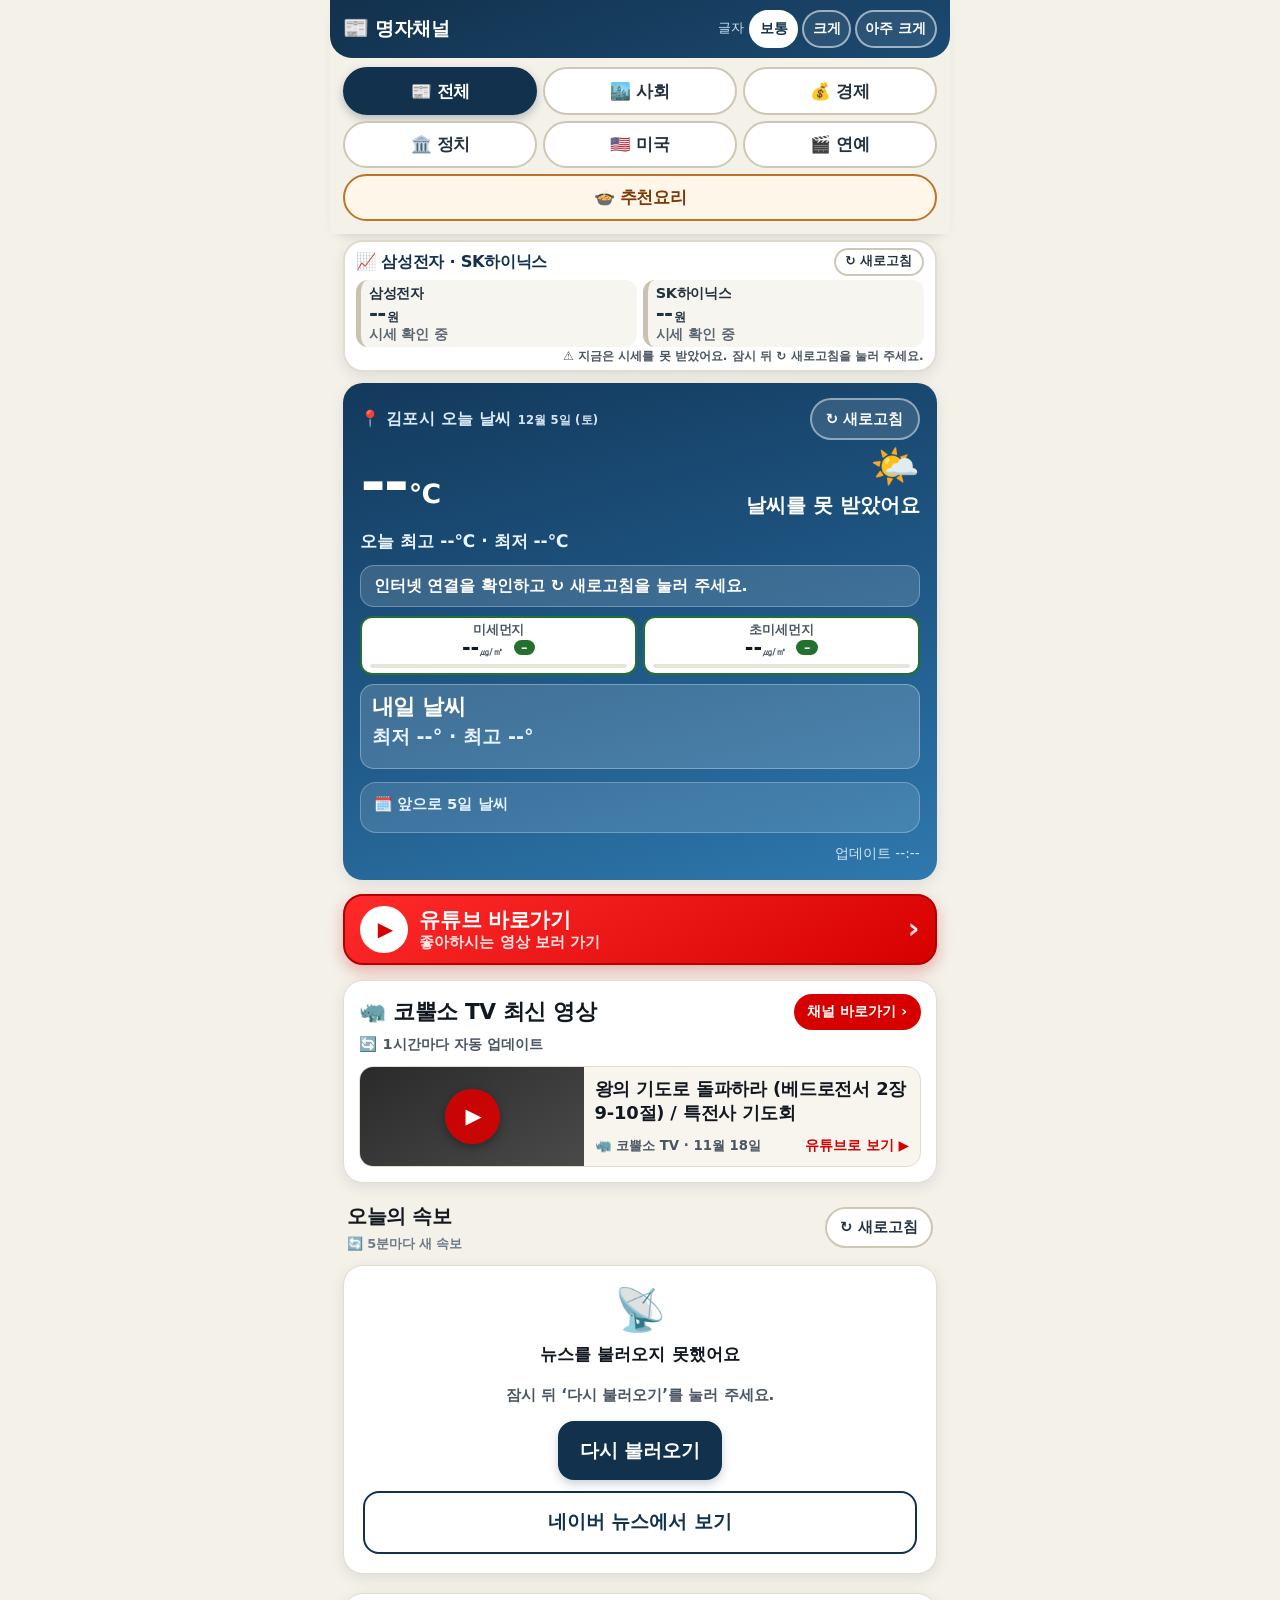
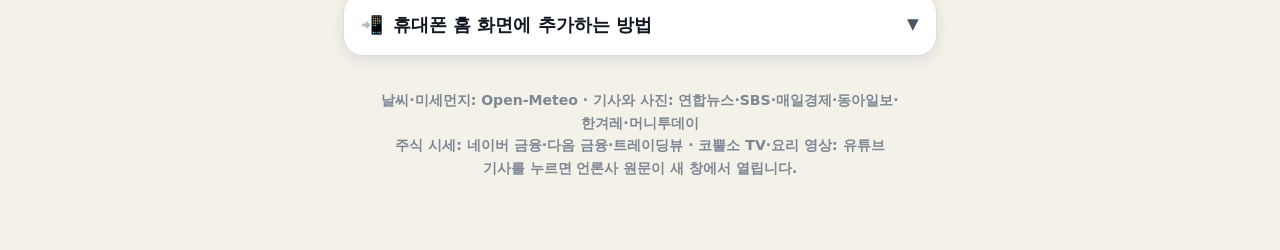
<file: index.html>
<!DOCTYPE html>
<html lang="ko" data-size="normal">
<head>
  <meta charset="utf-8" />
  <meta name="viewport" content="width=device-width, initial-scale=1, viewport-fit=cover" />
  <title>명자채널</title>
  <meta name="description" content="김포 날씨와 삼성전자·SK하이닉스 시세, 여러 언론사 오늘의 뉴스, 코뿔소 TV 최신 영상, 유튜브 인기 요리 영상을 큰 글씨로 보는 명자채널" />
  <meta name="theme-color" content="#12314c" />
  <meta name="mobile-web-app-capable" content="yes" />
  <meta name="apple-mobile-web-app-capable" content="yes" />
  <meta name="apple-mobile-web-app-status-bar-style" content="black-translucent" />
  <meta name="apple-mobile-web-app-title" content="명자채널" />
  <link rel="manifest" href="manifest.json" />
  <link rel="icon" href="icon.svg" type="image/svg+xml" />
  <link rel="apple-touch-icon" href="icon-192.png" />
  <link rel="stylesheet" href="styles.css?v=16" />
</head>
<body>
  <div class="shell">
    <div class="sticky-top">
      <header class="topbar">
        <h1 class="brand"><span class="brand-emoji" aria-hidden="true">📰</span> 명자채널</h1>
        <div class="fontsizer" role="group" aria-label="글자 크기 조절">
          <span class="label">글자</span>
          <button type="button" data-size-btn="normal" aria-pressed="true">보통</button>
          <button type="button" data-size-btn="large" aria-pressed="false">크게</button>
          <button type="button" data-size-btn="xlarge" aria-pressed="false">아주 크게</button>
        </div>
      </header>

      <nav class="tabs" id="tabs" role="tablist" aria-label="뉴스 종류">
        <button type="button" role="tab" data-tab="all" aria-selected="true">📰 전체</button>
        <button type="button" role="tab" data-tab="society" aria-selected="false">🏙️ 사회</button>
        <button type="button" role="tab" data-tab="economy" aria-selected="false">💰 경제</button>
        <button type="button" role="tab" data-tab="politics" aria-selected="false">🏛️ 정치</button>
        <button type="button" role="tab" data-tab="usa" aria-selected="false">🇺🇸 미국</button>
        <button type="button" role="tab" data-tab="celeb" aria-selected="false">🎬 연예</button>
        <button type="button" role="tab" data-tab="recipe" aria-selected="false">🍲 추천요리</button>
      </nav>
    </div>

    <main>
      <!-- 삼성전자·SK하이닉스 시세 (날씨 카드 바로 위) -->
      <section class="stocks" id="stockCard" aria-labelledby="stockTitle">
        <div class="s-head">
          <h2 class="s-title" id="stockTitle">📈 삼성전자 · SK하이닉스</h2>
          <button type="button" class="s-refresh" id="stockRefresh">↻ 새로고침</button>
        </div>
        <div class="s-list" id="stockList">
          <div class="s-row" id="stock005930" data-dir="even">
            <span class="s-name">삼성전자</span>
            <span class="s-quote">
              <span class="s-price" id="price005930">--<span class="won">원</span></span>
              <span class="s-change" id="change005930">시세 확인 중</span>
            </span>
          </div>
          <div class="s-row" id="stock000660" data-dir="even">
            <span class="s-name">SK하이닉스</span>
            <span class="s-quote">
              <span class="s-price" id="price000660">--<span class="won">원</span></span>
              <span class="s-change" id="change000660">시세 확인 중</span>
            </span>
          </div>
        </div>
        <div class="s-foot" id="stockTime">시세를 불러오고 있어요…</div>
      </section>

      <!-- 김포 날씨 -->
      <section class="weather" id="weatherCard" aria-labelledby="weatherTitle">
        <div class="w-head">
          <div class="w-place" id="weatherTitle"><span class="nowrap">📍 김포시 오늘 날씨</span> <span class="nowrap today" id="todayLabel"></span></div>
          <button type="button" class="w-refresh" id="weatherRefresh">↻ 새로고침</button>
        </div>
        <div class="w-main">
          <div class="w-temp" id="wTemp">--<span class="unit">℃</span></div>
          <div class="w-cond">
            <span class="w-emoji" id="wEmoji" aria-hidden="true">🌤️</span>
            <span id="wCond">불러오는 중</span>
          </div>
        </div>
        <div class="w-line" id="wRange">오늘 최고 --℃ · 최저 --℃</div>
        <div class="w-advice" id="wAdvice">날씨를 불러오고 있어요…</div>

        <div class="air-row">
          <div class="air" id="airPm10" data-level="보통">
            <span class="air-label">미세먼지</span>
            <span class="air-value" id="pm10Value">--<small>㎍/㎥</small></span>
            <span class="air-state" id="pm10State">–</span>
            <span class="air-bar"><span id="pm10Bar" style="width:0%"></span></span>
          </div>
          <div class="air" id="airPm25" data-level="보통">
            <span class="air-label">초미세먼지</span>
            <span class="air-value" id="pm25Value">--<small>㎍/㎥</small></span>
            <span class="air-state" id="pm25State">–</span>
            <span class="air-bar"><span id="pm25Bar" style="width:0%"></span></span>
          </div>
        </div>

        <!-- 내일 날씨 자세히 -->
        <div class="w-tomorrow" id="wTomorrow" aria-label="김포 내일 날씨 자세히">
          <div class="wtom-head">
            <span class="wtom-title" id="wtomTitle">내일 날씨</span>
            <span class="wtom-temps" id="wtomTemps">최저 --° · 최고 --°</span>
          </div>
          <div class="wtom-hours" id="wtomHours"></div>
          <div class="wtom-note" id="wtomNote"></div>
        </div>

        <!-- 일주일 예보 -->
        <div class="w-week" id="wWeek" aria-label="김포 5일 날씨 예보">
          <div class="w-week-title">🗓️ 앞으로 5일 날씨</div>
          <div class="w-week-row" id="wWeekRow"></div>
        </div>

        <div class="w-foot">
          <span id="wUpdated">업데이트 --:--</span>
        </div>
      </section>

      <!-- 유튜브 바로가기 -->
      <a class="yt-banner" id="ytBanner" href="https://m.youtube.com" target="_blank" rel="noopener noreferrer"
         aria-label="유튜브 바로가기, 좋아하시는 영상 보러 가기 (새 창)">
        <span class="yt-icon" aria-hidden="true">▶</span>
        <span class="yt-text">
          <strong>유튜브 바로가기</strong>
          <span class="yt-sub">좋아하시는 영상 보러 가기</span>
        </span>
        <span class="yt-go" aria-hidden="true">›</span>
      </a>


      <!-- 코뿔소 TV 최신 영상 (유튜브 배너 바로 아래) -->
      <section class="rhino" id="rhinoPanel" aria-labelledby="rhinoTitle">
        <div class="rhino-head">
          <h2 id="rhinoTitle">🦏 코뿔소 TV 최신 영상</h2>
          <a class="rhino-channel" id="rhinoChannel"
             href="https://www.youtube.com/channel/UC2Brddysh5qpf3zD2wrTbRg"
             target="_blank" rel="noopener noreferrer">채널 바로가기 ›</a>
        </div>
        <p class="rhino-sub" id="rhinoAuto">🔄 1시간마다 자동 업데이트</p>
        <div class="rhino-list" id="rhinoList"></div>
      </section>

      <!-- 뉴스 -->
      <section id="newsPanel" aria-label="뉴스 목록">
        <div class="news-head">
          <div class="news-head-left">
            <h2 id="newsTitle">오늘의 속보</h2>
            <span class="auto-note" id="newsAuto">🔄 5분마다 새 속보</span>
          </div>
          <div class="head-right">
            <span class="news-count" id="newsCount"></span>
            <button type="button" class="mini-refresh" id="newsRefresh">↻ 새로고침</button>
          </div>
        </div>
        <div class="news-list" id="newsList"></div>
        <div id="newsMore" style="margin-top:0.9rem"></div>
      </section>

      <!-- 추천요리 -->
      <section id="recipePanel" hidden aria-label="추천요리">
        <div class="news-head" style="margin-top:0.2rem">
          <div class="news-head-left">
            <h2 id="recipeTitle">오늘 뭐 해 먹지?</h2>
            <span class="auto-note" id="recipeAuto">🔄 1시간마다 자동 업데이트</span>
          </div>
          <div class="head-right">
            <span class="news-count" id="recipeCount"></span>
            <button type="button" class="mini-refresh" id="recipeRefresh">↻ 새로고침</button>
          </div>
        </div>

        <div class="chips" id="recipeChips" role="group" aria-label="요리 종류">
          <button type="button" data-kind="" aria-pressed="true">전체</button>
          <button type="button" data-kind="국·찌개" aria-pressed="false">국·찌개</button>
          <button type="button" data-kind="반찬" aria-pressed="false">반찬</button>
          <button type="button" data-kind="볶음·구이" aria-pressed="false">볶음·구이</button>
          <button type="button" data-kind="찜·조림" aria-pressed="false">찜·조림</button>
          <button type="button" data-kind="밥·면" aria-pressed="false">밥·면</button>
        </div>

        <div class="recipe-list" id="recipeList"></div>
        <p class="recipe-foot" id="recipeFoot">유명 요리 선생님 10곳의 새 영상을 한 시간마다 새로 골라 드려요.</p>
      </section>

      <!-- 홈 화면에 추가 -->
      <details class="install" id="installGuide">
        <summary>
          <span aria-hidden="true">📲</span> 휴대폰 홈 화면에 추가하는 방법
          <span class="arrow" aria-hidden="true">▼</span>
        </summary>
        <div class="install-body">
          <p style="margin:0.2rem 0 0.1rem"><strong>안드로이드(갤럭시·크롬)</strong></p>
          <ol>
            <li>오른쪽 위 <strong>⋮</strong> (점 세 개)를 누릅니다.</li>
            <li><strong>‘홈 화면에 추가’</strong> 또는 <strong>‘앱 설치’</strong>를 누릅니다.</li>
            <li><strong>‘추가’</strong>를 누르면 홈 화면에 아이콘이 생깁니다.</li>
          </ol>
          <p style="margin:0.6rem 0 0.1rem"><strong>아이폰(사파리)</strong></p>
          <ol>
            <li>아래쪽 <strong>공유</strong> 버튼(<span aria-hidden="true">⬆️</span>)을 누릅니다.</li>
            <li>목록에서 <strong>‘홈 화면에 추가’</strong>를 고릅니다.</li>
            <li>오른쪽 위 <strong>‘추가’</strong>를 누릅니다.</li>
          </ol>
          <p class="caution">홈 화면 아이콘으로 열면 주소창 없이 크게 볼 수 있어요.</p>
        </div>
      </details>

      <p class="foot-note">
        날씨·미세먼지: Open-Meteo · 기사와 사진: 연합뉴스·SBS·매일경제·동아일보·한겨레·머니투데이<br />주식 시세: 네이버 금융·다음 금융·트레이딩뷰 · 코뿔소 TV·요리 영상: 유튜브<br />
        기사를 누르면 언론사 원문이 새 창에서 열립니다.
      </p>
    </main>
  </div>

  <!-- 레시피 상세 -->
  <div class="sheet" id="sheet" hidden role="dialog" aria-modal="true" aria-labelledby="sheetTitle">
    <div class="sheet-panel" id="sheetPanel">
      <div class="sheet-bar">
        <h2 id="sheetTitle">레시피</h2>
        <button type="button" class="close" id="sheetClose">닫기 ✕</button>
      </div>
      <div class="sheet-inner" id="sheetInner"></div>
    </div>
  </div>

  <script src="videos.js?v=9"></script>
  <script src="app.js?v=20"></script>
</body>
</html>
</file>
<file: styles.css>
/* 명자뉴스 채널 — 어머님을 위한 큰 글씨 화면 */
:root {
  --navy: #12314c;
  --navy-2: #1b4a72;
  --bg: #f4f1e9;
  --card: #ffffff;
  --ink: #111820;
  --muted: #4b5663;
  --line: #e3ddd0;
  --accent: #16599e;
  --sun: #ffb703;
  --good: #0f5fa8;
  --good-bg: #e3f0fb;
  --normal: #23702f;
  --normal-bg: #e5f5e6;
  --bad: #c05600;
  --bad-bg: #fdefe0;
  --verybad: #b01c1c;
  --verybad-bg: #fbe4e4;
  --radius: 20px;
  --shadow: 0 4px 14px rgba(18, 49, 76, 0.10);
}

* { box-sizing: border-box; }

[hidden] { display: none !important; }

html {
  font-size: 19px;
  -webkit-text-size-adjust: 100%;
  text-size-adjust: 100%;
}
html[data-size="large"] { font-size: 21.5px; }
html[data-size="xlarge"] { font-size: 24px; }

body {
  margin: 0;
  background: var(--bg);
  color: var(--ink);
  font-family: "Noto Sans CJK KR", "Noto Sans KR", system-ui, -apple-system,
    "Apple SD Gothic Neo", "Malgun Gothic", sans-serif;
  line-height: 1.62;
  word-break: keep-all;
  overflow-wrap: anywhere;
  -webkit-font-smoothing: antialiased;
}

button { font-family: inherit; }

.shell {
  max-width: 620px;
  margin: 0 auto;
  padding: 0 0 3rem;
}

/* ---------- 상단 고정 영역 ---------- */
.sticky-top {
  position: sticky;
  top: 0;
  z-index: 30;
  background: var(--bg);
  padding-bottom: 0.2rem;
  box-shadow: 0 6px 12px -8px rgba(0, 0, 0, 0.25);
}

.topbar {
  background: linear-gradient(160deg, var(--navy) 0%, var(--navy-2) 100%);
  color: #fff;
  padding: 0.5rem 0.7rem 0.55rem;
  border-radius: 0 0 22px 22px;
  display: flex;
  flex-wrap: wrap;
  align-items: center;
  gap: 0.3rem 0.4rem;
}

.brand {
  flex: 0 1 auto;
  font-size: 1rem;
  font-weight: 800;
  letter-spacing: -0.02em;
  margin: 0;
  line-height: 1.3;
  white-space: nowrap;
}
.brand .brand-emoji { font-size: 1.1em; }
.today {
  font-size: 0.72em;
  color: #d5e4f2;
  font-weight: 700;
}

.fontsizer {
  display: flex;
  flex: 0 0 auto;
  align-items: center;
  gap: 0.2rem;
  margin: 0 0 0 auto;
}
.fontsizer button {
  flex: 0 0 auto;
  min-height: 2rem;
  padding: 0 0.45rem;
  border-radius: 999px;
  border: 2px solid rgba(255, 255, 255, 0.55);
  background: rgba(255, 255, 255, 0.08);
  color: #fff;
  font-size: 0.72rem;
  font-weight: 700;
  cursor: pointer;
}
.fontsizer button[aria-pressed="true"] {
  background: #fff;
  color: var(--navy);
  border-color: #fff;
}
.fontsizer .label {
  font-size: 0.66rem;
  color: #cfe0f0;
  white-space: nowrap;
  margin-right: 0.05rem;
}

/* ---------- 탭 ---------- */
.tabs {
  display: grid;
  grid-template-columns: repeat(3, minmax(0, 1fr));
  gap: 0.3rem;
  padding: 0.5rem 0.7rem 0.45rem;
  background: var(--bg);
}
.tabs button {
  min-width: 0;
  min-height: 2.5rem;
  padding: 0 0.25rem;
  border-radius: 999px;
  border: 2px solid #cfc7b6;
  background: #fff;
  color: #24323f;
  font-size: 0.88rem;
  font-weight: 800;
  cursor: pointer;
  display: inline-flex;
  align-items: center;
  justify-content: center;
  gap: 0.18rem;
  white-space: nowrap;
  overflow: hidden;
  letter-spacing: -0.02em;
}
.tabs button[aria-selected="true"] {
  background: var(--navy);
  border-color: var(--navy);
  color: #fff;
  box-shadow: 0 4px 10px rgba(18, 49, 76, 0.28);
}
.tabs button[data-tab="recipe"] {
  grid-column: 1 / -1;
  border-color: #c07328;
  color: #7d3a06;
  background: #fff6ea;
  font-size: 0.9rem;
}
.tabs button[data-tab="recipe"][aria-selected="true"] {
  background: #b4560d;
  border-color: #b4560d;
  color: #fff;
}

main { padding: 0.35rem 0.7rem 0; }

/* ---------- 주식 시세 카드 (삼성전자·SK하이닉스) ----------
   2026-11-19: 위아래로 길던 카드를 절반 높이로. 두 종목을 가로 2열에 나란히 놓고
   종목 이름·현재가·등락률은 그대로 읽히게 (어머님이 보기 편하게) */
.stocks {
  background: var(--card);
  border: 2px solid var(--line);
  border-radius: var(--radius);
  padding: 0.3rem 0.58rem 0.26rem;
  box-shadow: var(--shadow);
  margin-bottom: 0.6rem;
}
.s-head {
  display: flex;
  align-items: center;
  justify-content: space-between;
  gap: 0.5rem;
}
.s-head h2 {
  margin: 0;
  font-size: 0.86rem;
  font-weight: 900;
  color: var(--navy);
  letter-spacing: -0.02em;
  line-height: 1.3;
}
.s-refresh {
  min-height: 1.45rem;
  padding: 0 0.5rem;
  border-radius: 999px;
  border: 2px solid #cfc7b6;
  background: #fff;
  color: #24323f;
  font-size: 0.66rem;
  font-weight: 800;
  cursor: pointer;
  white-space: nowrap;
}
.s-list {
  margin-top: 0.22rem;
  display: grid;
  grid-template-columns: repeat(2, minmax(0, 1fr));
  gap: 0.32rem;
}
.s-row {
  display: flex;
  flex-direction: column;
  align-items: flex-start;
  gap: 0;
  min-width: 0;
  border-radius: 12px;
  padding: 0.2rem 0.4rem 0.22rem;
  background: #f7f5f0;
  border-left: 5px solid #c9c2b3;
}
.s-name {
  font-size: 0.76rem;
  font-weight: 900;
  color: #24323f;
  letter-spacing: -0.02em;
  line-height: 1.25;
  max-width: 100%;
  overflow: hidden;
  text-overflow: ellipsis;
  white-space: nowrap;
}
.s-quote {
  display: flex;
  flex-direction: column;
  align-items: flex-start;
  gap: 0;
  text-align: left;
  min-width: 0;
}
.s-price {
  font-size: 1.15rem;
  font-weight: 900;
  line-height: 1.1;
  letter-spacing: -0.03em;
  font-variant-numeric: tabular-nums;
  white-space: nowrap;
}
.s-price .won {
  font-size: 0.64rem;
  font-weight: 800;
  margin-left: 0.08rem;
}
.s-change {
  font-size: 0.74rem;
  font-weight: 900;
  line-height: 1.2;
  letter-spacing: -0.01em;
  font-variant-numeric: tabular-nums;
  display: flex;
  flex-wrap: wrap;
  column-gap: 0.22rem;
}
.s-change .s-pct { font-weight: 900; }

/* 좁은 휴대폰(360px 안짝)에서도 두 칸에 한 줄로 들어가게 */
@media (max-width: 420px) {
  .s-name { font-size: 0.72rem; }
  .s-price { font-size: 1.05rem; }
  .s-change { font-size: 0.68rem; }
  .s-foot { font-size: 0.6rem; }
  .s-row { padding-left: 0.34rem; padding-right: 0.34rem; }
  /* 아주 큰 글씨 모드에서는 칸이 좁아지므로 현재가를 조금 줄여 넘치지 않게 */
  html[data-size="xlarge"] .s-price { font-size: 0.98rem; }
}
.s-row[data-dir="up"] { border-left-color: #d32f2f; background: #fdf3f2; }
.s-row[data-dir="up"] .s-price,
.s-row[data-dir="up"] .s-change { color: #cf2027; }
.s-row[data-dir="down"] { border-left-color: #1565c0; background: #f1f7fd; }
.s-row[data-dir="down"] .s-price,
.s-row[data-dir="down"] .s-change { color: #1358a8; }
.s-row[data-dir="even"] .s-price { color: #24323f; }
.s-row[data-dir="even"] .s-change { color: #5b6672; }
.s-foot {
  margin-top: 0.15rem;
  font-size: 0.64rem;
  font-weight: 700;
  color: var(--muted);
  text-align: right;
  line-height: 1.25;
}

/* ---------- 날씨 카드 ---------- */
.weather {
  background: linear-gradient(165deg, #13395c 0%, #205b8a 58%, #2f79ae 100%);
  color: #fff;
  border-radius: var(--radius);
  padding: 0.8rem 0.9rem 0.85rem;
  box-shadow: var(--shadow);
  margin-bottom: 0.75rem;
}
.w-head {
  display: flex;
  align-items: center;
  justify-content: space-between;
  gap: 0.5rem;
}
.w-place {
  font-size: 0.85rem;
  font-weight: 800;
  color: #dcebf8;
  letter-spacing: 0.01em;
  display: flex;
  flex-wrap: wrap;
  gap: 0.35rem;
  align-items: baseline;
}
.w-place .nowrap { white-space: nowrap; }
.w-refresh {
  min-height: 2.2rem;
  padding: 0 0.75rem;
  border-radius: 999px;
  border: 2px solid rgba(255, 255, 255, 0.45);
  background: rgba(255, 255, 255, 0.12);
  color: #fff;
  font-size: 0.78rem;
  font-weight: 800;
  cursor: pointer;
}
.w-main {
  display: flex;
  align-items: center;
  justify-content: space-between;
  gap: 0.6rem;
  margin: 0.25rem 0 0.1rem;
}
.w-temp {
  font-size: 2.55rem;
  font-weight: 800;
  line-height: 1.05;
  letter-spacing: -0.03em;
}
.w-temp .unit { font-size: 1.4rem; font-weight: 700; margin-left: 0.1rem; }
.w-cond {
  text-align: right;
  font-size: 1.05rem;
  font-weight: 800;
}
.w-cond .w-emoji {
  display: block;
  font-size: 2.1rem;
  line-height: 1.1;
}
.w-line {
  font-size: 0.9rem;
  font-weight: 700;
  color: #eaf4ff;
  margin-top: 0.35rem;
}
.w-line strong { font-weight: 800; }

.w-advice {
  margin-top: 0.5rem;
  background: rgba(255, 255, 255, 0.14);
  border: 1px solid rgba(255, 255, 255, 0.28);
  border-radius: 14px;
  padding: 0.45rem 0.65rem;
  font-size: 0.86rem;
  font-weight: 700;
  line-height: 1.42;
}

/* 미세먼지 배지 (작고 콤팩트하게) */
.air-row {
  display: grid;
  grid-template-columns: 1fr 1fr;
  gap: 0.35rem;
  margin-top: 0.45rem;
}
.air {
  border-radius: 12px;
  padding: 0.22rem 0.4rem 0.28rem;
  background: #fff;
  color: var(--ink);
  text-align: center;
  border: 2px solid var(--good);
  line-height: 1.2;
}
.air .air-label {
  display: block;
  font-size: 0.66rem;
  font-weight: 800;
  color: var(--muted);
  letter-spacing: -0.01em;
}
.air .air-value {
  display: inline-block;
  font-size: 1.1rem;
  font-weight: 800;
  line-height: 1.1;
  color: var(--ink);
}
.air .air-value small { font-size: 0.5rem; font-weight: 700; color: var(--muted); }
.air .air-state {
  display: inline-block;
  margin-left: 0.25rem;
  padding: 0 0.4rem;
  border-radius: 999px;
  font-size: 0.68rem;
  font-weight: 800;
  color: #fff;
  background: var(--good);
  vertical-align: 0.15rem;
}
.air[data-level="좋음"] { border-color: var(--good); }
.air[data-level="좋음"] .air-state { background: var(--good); }
.air[data-level="보통"] { border-color: var(--normal); }
.air[data-level="보통"] .air-state { background: var(--normal); }
.air[data-level="나쁨"] { border-color: var(--bad); background: #fff8f1; }
.air[data-level="나쁨"] .air-state { background: var(--bad); }
.air[data-level="매우나쁨"] { border-color: var(--verybad); background: #fff5f5; }
.air[data-level="매우나쁨"] .air-state { background: var(--verybad); }
.air .air-bar {
  display: block;
  height: 4px;
  margin: 0.2rem 0 0;
  border-radius: 999px;
  background: #e9e4da;
  overflow: hidden;
}
.air .air-bar span {
  display: block;
  height: 100%;
  border-radius: 999px;
  background: currentColor;
}
.air[data-level="좋음"] .air-bar { color: var(--good); }
.air[data-level="보통"] .air-bar { color: var(--normal); }
.air[data-level="나쁨"] .air-bar { color: var(--bad); }
.air[data-level="매우나쁨"] .air-bar { color: var(--verybad); }

/* 내일 날씨 자세히 */
.w-tomorrow {
  margin-top: 0.5rem;
  background: rgba(255, 255, 255, 0.16);
  border: 1px solid rgba(255, 255, 255, 0.3);
  border-radius: 14px;
  padding: 0.42rem 0.55rem 0.5rem;
}
.wtom-head {
  display: flex;
  flex-direction: column;
  gap: 0.1rem;
}
.wtom-title {
  font-size: 1.16rem;
  font-weight: 800;
  color: #fff;
  letter-spacing: -0.02em;
  line-height: 1.3;
}
.wtom-temps {
  font-size: 1.02rem;
  font-weight: 800;
  color: #eaf4ff;
  line-height: 1.35;
}
.wtom-temps b {
  font-size: 1.5rem;
  font-weight: 800;
  color: #fff;
  letter-spacing: -0.02em;
}
.wtom-temps b:last-child { color: #ffd9a0; }
.wtom-facts {
  display: flex;
  flex-wrap: wrap;
  gap: 0.25rem;
  margin-top: 0.3rem;
}
.wtom-facts span {
  background: rgba(255, 255, 255, 0.2);
  border-radius: 999px;
  padding: 0.05rem 0.45rem;
  font-size: 0.7rem;
  font-weight: 700;
  color: #f2f8ff;
  white-space: nowrap;
}
.wtom-hours {
  display: grid;
  grid-template-columns: repeat(3, minmax(0, 1fr));
  gap: 0.3rem;
  margin-top: 0.45rem;
}
.wtom-h {
  display: flex;
  flex-direction: column;
  align-items: center;
  gap: 0.02rem;
  background: rgba(255, 255, 255, 0.12);
  border: 1px solid rgba(255, 255, 255, 0.22);
  border-radius: 10px;
  padding: 0.22rem 0.1rem 0.28rem;
  min-width: 0;
}
.wtom-h .h-label { font-size: 0.68rem; font-weight: 800; color: #cfe4f7; }
.wtom-h .h-emoji { font-size: 1.15rem; line-height: 1.25; }
.wtom-h .h-temp { font-size: 0.96rem; font-weight: 800; color: #fff; line-height: 1.2; }
.wtom-h .h-cond { font-size: 0.66rem; font-weight: 700; color: #dcecfb; white-space: nowrap; overflow: hidden; text-overflow: ellipsis; max-width: 100%; }
.wtom-h .h-rain { font-size: 0.66rem; font-weight: 800; color: #cfe4f7; white-space: nowrap; }
.wtom-h .h-rain.wet { color: #ffe08a; }
.wtom-note {
  margin-top: 0.35rem;
  font-size: 0.76rem;
  font-weight: 700;
  line-height: 1.4;
  color: #ffe9b0;
}
.wtom-note:empty { display: none; }

/* 일주일 예보 */
.w-week {
  margin-top: 0.7rem;
  background: rgba(255, 255, 255, 0.12);
  border: 1px solid rgba(255, 255, 255, 0.26);
  border-radius: 16px;
  padding: 0.45rem 0.4rem 0.5rem;
}
.w-week-title {
  font-size: 0.78rem;
  font-weight: 800;
  color: #e6f2ff;
  margin: 0 0 0.35rem 0.25rem;
}
.w-week-row {
  display: grid;
  grid-template-columns: repeat(5, minmax(0, 1fr));
  gap: 0.15rem;
}
.wd {
  display: flex;
  flex-direction: column;
  align-items: center;
  gap: 0.05rem;
  padding: 0.3rem 0.05rem 0.35rem;
  border-radius: 11px;
  min-width: 0;
}
.wd.today { background: rgba(255, 255, 255, 0.24); box-shadow: inset 0 0 0 2px rgba(255, 255, 255, 0.55); }
.wd-day { font-size: 0.72rem; font-weight: 800; color: #fff; line-height: 1.25; }
.wd-date { font-size: 0.6rem; font-weight: 700; color: #cfe4f7; line-height: 1.2; }
.wd-ico { font-size: 1.1rem; line-height: 1.3; }
.wd-cond {
  font-size: 0.55rem;
  font-weight: 700;
  color: #dcecfb;
  white-space: nowrap;
  overflow: hidden;
  text-overflow: ellipsis;
  max-width: 100%;
  line-height: 1.2;
}
.wd-temp { display: flex; gap: 0.1rem; align-items: baseline; line-height: 1.2; }
.wd-temp b { font-size: 0.74rem; font-weight: 800; color: #fff; }
.wd-temp i { font-size: 0.66rem; font-weight: 700; font-style: normal; color: #b9d6ef; }
.wd-rain { font-size: 0.6rem; font-weight: 800; color: #cfe4f7; line-height: 1.25; white-space: nowrap; }
.wd-rain.wet { color: #ffe08a; }

.w-foot {
  margin-top: 0.45rem;
  font-size: 0.72rem;
  color: #d3e6f7;
  text-align: right;
}

/* ---------- 유튜브 바로가기 배너 ---------- */
.yt-banner {
  display: flex;
  align-items: center;
  gap: 0.6rem;
  margin: 0 0 0.8rem;
  padding: 0.5rem 0.8rem;
  min-height: 3.7rem;
  border-radius: var(--radius);
  background: linear-gradient(150deg, #ff2b2b 0%, #d60000 100%);
  color: #fff;
  text-decoration: none;
  box-shadow: 0 6px 16px rgba(190, 0, 0, 0.28);
  border: 2px solid #b30000;
}
.yt-banner:active { transform: scale(0.99); }
.yt-icon {
  flex: 0 0 auto;
  width: 2.5rem;
  height: 2.5rem;
  border-radius: 999px;
  background: #fff;
  color: #d60000;
  display: grid;
  place-items: center;
  font-size: 1.05rem;
  padding-left: 0.12rem;
}
.yt-text { flex: 1 1 auto; min-width: 0; display: block; }
.yt-text strong {
  display: block;
  font-size: 1.12rem;
  font-weight: 800;
  letter-spacing: -0.02em;
  line-height: 1.3;
}
.yt-sub {
  display: block;
  font-size: 0.8rem;
  font-weight: 700;
  color: #ffe3e3;
  line-height: 1.3;
}
.yt-go {
  flex: 0 0 auto;
  font-size: 1.5rem;
  font-weight: 800;
  opacity: 0.9;
}

/* ---------- 코뿔소 TV (유튜브 배너 아래) ---------- */
.rhino {
  margin: 0 0 0.9rem;
  padding: 0.7rem 0.8rem 0.8rem;
  border-radius: var(--radius);
  background: #fff;
  border: 1px solid var(--line);
  box-shadow: var(--shadow);
}
.rhino-head { display: flex; align-items: center; gap: 0.4rem; flex-wrap: wrap; }
.rhino-head h2 {
  margin: 0;
  font-size: 1.14rem;
  font-weight: 900;
  letter-spacing: -0.02em;
  color: var(--ink);
}
.rhino-channel {
  margin-left: auto;
  font-size: 0.76rem;
  font-weight: 800;
  color: #fff;
  background: #d60000;
  border-radius: 999px;
  padding: 0.32rem 0.7rem;
  text-decoration: none;
  white-space: nowrap;
}
.rhino-sub {
  margin: 0.15rem 0 0.55rem;
  font-size: 0.76rem;
  font-weight: 700;
  color: var(--muted);
}
.rhino-list { display: grid; grid-template-columns: minmax(0, 1fr); gap: 0.55rem; }
.rhino-card {
  display: flex;
  align-items: stretch;
  gap: 0.55rem;
  text-decoration: none;
  color: inherit;
  background: #f8f5ef;
  border: 1px solid var(--line);
  border-radius: 14px;
  overflow: hidden;
}
.rhino-card:active { transform: scale(0.995); }
.r-thumb {
  position: relative;
  flex: 0 0 40%;
  margin: 0;
  min-height: 5.2rem;
  background: #1d1d1d;
  overflow: hidden;
}
.r-thumb img { width: 100%; height: 100%; object-fit: cover; display: block; }
.r-body {
  flex: 1 1 auto;
  min-width: 0;
  padding: 0.5rem 0.55rem 0.5rem 0;
  display: flex;
  flex-direction: column;
  gap: 0.2rem;
}
.r-title {
  font-size: 0.94rem;
  font-weight: 800;
  line-height: 1.36;
  color: var(--ink);
  letter-spacing: -0.01em;
  display: -webkit-box;
  -webkit-line-clamp: 3;
  -webkit-box-orient: vertical;
  overflow: hidden;
}
.r-meta { margin-top: auto; display: flex; align-items: center; gap: 0.35rem; flex-wrap: wrap; }
.r-channel { font-size: 0.7rem; font-weight: 800; color: var(--muted); }
.r-go { margin-left: auto; font-size: 0.72rem; font-weight: 800; color: #d60000; white-space: nowrap; }
.rhino-empty { font-size: 0.85rem; font-weight: 700; color: var(--muted); padding: 0.5rem 0 0.3rem; }

/* ---------- 뉴스 ---------- */
.news-head {
  display: flex;
  flex-wrap: wrap;
  align-items: center;
  justify-content: space-between;
  gap: 0.3rem 0.5rem;
  margin: 0.2rem 0.2rem 0.55rem;
}
.news-head h2 {
  font-size: 1.05rem;
  margin: 0;
  font-weight: 800;
  letter-spacing: -0.02em;
}
.news-head-left { display: flex; flex-direction: column; gap: 0.05rem; min-width: 0; flex: 1 1 auto; }
.auto-note {
  font-size: 0.68rem;
  color: #6d7a88;
  font-weight: 700;
  letter-spacing: -0.01em;
  white-space: nowrap;
  overflow: hidden;
  text-overflow: ellipsis;
}
.news-head .news-count {
  font-size: 0.76rem;
  color: var(--muted);
  font-weight: 700;
  white-space: nowrap;
}
.head-right { display: flex; align-items: center; gap: 0.45rem; flex: 0 0 auto; margin-left: auto; white-space: nowrap; }
.mini-refresh {
  min-height: 2.2rem;
  padding: 0 0.7rem;
  border-radius: 999px;
  border: 2px solid #cfc7b6;
  background: #fff;
  color: #24323f;
  font-size: 0.78rem;
  font-weight: 800;
  cursor: pointer;
}

.news-list { display: grid; grid-template-columns: minmax(0, 1fr); gap: 0.55rem; }

.news-card {
  background: var(--card);
  border-radius: 16px;
  box-shadow: var(--shadow);
  overflow: hidden;
  border: 1px solid var(--line);
}
.news-card > a {
  display: flex;
  align-items: center;
  gap: 0.7rem;
  padding: 0.6rem 0.65rem 0.6rem 0.85rem;
  color: inherit;
  text-decoration: none;
}
.news-card:active { transform: scale(0.995); }

/* 제목 옆 작은 썸네일 */
.thumb {
  position: relative;
  flex: 0 0 auto;
  width: 5.6rem;
  height: 4.3rem;
  margin: 0;
  border-radius: 12px;
  background: #e9e5dc;
  overflow: hidden;
}
.thumb img {
  width: 100%;
  height: 100%;
  object-fit: cover;
  display: block;
}
.thumb-fallback {
  width: 100%;
  height: 100%;
  display: flex;
  flex-direction: column;
  align-items: center;
  justify-content: center;
  gap: 0.15rem;
  background: linear-gradient(150deg, #dbe6f0 0%, #eaf0e4 100%);
  color: #2c4358;
}
.thumb-fallback .tf-emoji { font-size: 1.55rem; line-height: 1; }
.thumb-fallback .tf-text { font-size: 0.6rem; font-weight: 800; opacity: 0.75; }

.news-body { flex: 1 1 auto; min-width: 0; padding: 0; }
.badge {
  display: inline-block;
  padding: 0.1rem 0.55rem;
  border-radius: 999px;
  font-size: 0.74rem;
  font-weight: 800;
  color: #fff;
  background: var(--accent);
  margin-bottom: 0.3rem;
}
.badge[data-cat="경제"] { background: #16599e; }
.badge[data-cat="사회"] { background: #1f6f6b; }
.badge[data-cat="미국"] { background: #8c2f2f; }
.badge[data-cat="정치"] { background: #6b3fa0; }
.badge[data-cat="연예"] { background: #b3256e; }
.badge[data-cat="전체"] { background: #2f6d4f; }
.badge[data-cat="추천요리"] { background: #b4560d; }
.badge.breaking-tag { background: #c62828; margin-left: 0.25rem; }
.news-card.breaking .news-title { color: #a01818; }

.news-title {
  font-size: 1.02rem;
  font-weight: 800;
  line-height: 1.4;
  margin: 0.1rem 0 0.3rem;
  letter-spacing: -0.02em;
  color: var(--ink);
  display: -webkit-box;
  -webkit-line-clamp: 3;
  -webkit-box-orient: vertical;
  overflow: hidden;
}
.news-meta {
  font-size: 0.72rem;
  color: var(--muted);
  font-weight: 700;
  display: flex;
  gap: 0.4rem;
  align-items: center;
  flex-wrap: wrap;
}
.news-meta .dot { color: #b9b2a5; }
.news-meta .src { color: #12314c; font-weight: 800; }
.open-hint {
  margin-left: auto;
  font-size: 0.74rem;
  font-weight: 800;
  color: var(--accent);
}

/* 로딩 / 오류 */
.status-box {
  background: #fff;
  border: 1px solid var(--line);
  border-radius: var(--radius);
  padding: 1rem;
  text-align: center;
  box-shadow: var(--shadow);
}
.status-box p { margin: 0.25rem 0 0.75rem; font-size: 0.92rem; font-weight: 700; }
.status-box .big-emoji { font-size: 2.2rem; display: block; line-height: 1.2; }
.status-box .sub { font-size: 0.8rem; color: var(--muted); font-weight: 600; }

.btn {
  min-height: 3.1rem;
  padding: 0 1.15rem;
  border-radius: 16px;
  border: none;
  background: var(--navy);
  color: #fff;
  font-size: 0.98rem;
  font-weight: 800;
  cursor: pointer;
  box-shadow: 0 4px 10px rgba(18, 49, 76, 0.22);
}
.btn.wide { display: block; width: 100%; }
.btn.ghost {
  background: #fff;
  color: var(--navy);
  border: 2px solid var(--navy);
  box-shadow: none;
}
.btn.orange { background: #b4560d; }
.btn:disabled { opacity: 0.6; cursor: default; }

.skeleton {
  display: flex;
  align-items: center;
  gap: 0.7rem;
  padding: 0.6rem 0.65rem 0.6rem 0.85rem;
  background: #fff;
  border-radius: 16px;
  border: 1px solid var(--line);
  overflow: hidden;
  box-shadow: var(--shadow);
}
.skeleton .sk-body { flex: 1 1 auto; min-width: 0; }
.skeleton .sk-img { flex: 0 0 auto; width: 5.6rem; height: 4.3rem; border-radius: 12px; background: #e9e4d9; }
.skeleton .sk-line {
  height: 0.9rem;
  margin: 0 0 0.5rem;
  border-radius: 999px;
  background: #e9e4d9;
}
.skeleton .sk-line.short { width: 45%; }
.sk-img, .sk-line { animation: pulse 1.3s ease-in-out infinite; }
@keyframes pulse { 0%, 100% { opacity: 1; } 50% { opacity: 0.55; } }

/* ---------- 추천요리 ---------- */
.chips {
  display: flex;
  flex-wrap: wrap;
  gap: 0.4rem;
  margin-top: 0.6rem;
  padding-bottom: 0.1rem;
}
#recipePanel .chips { margin: 0.15rem 0 0.85rem; }
.recipe-foot {
  margin: 0.9rem 0 0.2rem;
  font-size: 0.72rem;
  font-weight: 700;
  color: var(--muted);
  text-align: center;
  line-height: 1.45;
}
.chips button {
  flex: 0 0 auto;
  min-height: 2.5rem;
  padding: 0 0.85rem;
  border-radius: 999px;
  border: 2px solid #d9d2c4;
  background: #fff;
  color: #33414f;
  font-size: 0.84rem;
  font-weight: 800;
  cursor: pointer;
}
.chips button[aria-pressed="true"] {
  background: #f0e6d6;
  border-color: #b4560d;
  color: #7d3a06;
}

.recipe-list { display: grid; grid-template-columns: minmax(0, 1fr); gap: 0.8rem; margin-top: 0.2rem; }

/* 유튜브 요리 영상 카드 */
.video-card {
  display: block;
  background: #fff;
  border: 1px solid var(--line);
  border-radius: 18px;
  box-shadow: var(--shadow);
  overflow: hidden;
  color: inherit;
  text-decoration: none;
}
.video-card:active { transform: scale(0.995); }
.v-thumb {
  position: relative;
  margin: 0;
  aspect-ratio: 16 / 9;
  background: #1d1d1d;
  overflow: hidden;
}
.v-thumb img { width: 100%; height: 100%; object-fit: cover; display: block; }
.v-thumb-fallback {
  width: 100%; height: 100%;
  display: grid; place-items: center;
  background: linear-gradient(150deg, #2a2a2a, #4a4a4a);
}
.v-play {
  position: absolute;
  left: 50%; top: 50%;
  transform: translate(-50%, -50%);
  width: 2.9rem; height: 2.9rem;
  border-radius: 999px;
  background: rgba(214, 0, 0, 0.92);
  color: #fff;
  display: grid; place-items: center;
  font-size: 1.1rem;
  padding-left: 0.14rem;
  box-shadow: 0 3px 10px rgba(0, 0, 0, 0.35);
  pointer-events: none;
}
.v-thumb-fallback .v-play { position: static; transform: none; }
.v-body { padding: 0.7rem 0.8rem 0.8rem; }
.v-top { display: flex; align-items: center; gap: 0.4rem; flex-wrap: wrap; margin-bottom: 0.2rem; }
.v-name {
  font-size: 1.18rem;
  font-weight: 800;
  letter-spacing: -0.02em;
  color: #111820;
  line-height: 1.3;
  display: -webkit-box;
  -webkit-line-clamp: 3;
  -webkit-box-orient: vertical;
  overflow: hidden;
}
.v-kind {
  font-size: 0.68rem;
  font-weight: 800;
  color: #7d3a06;
  background: #fdf1e2;
  border-radius: 999px;
  padding: 0.05rem 0.45rem;
}
.v-title {
  font-size: 0.9rem;
  font-weight: 700;
  color: #33414f;
  line-height: 1.42;
  display: -webkit-box;
  -webkit-line-clamp: 2;
  -webkit-box-orient: vertical;
  overflow: hidden;
}
.v-bottom { display: flex; align-items: center; gap: 0.4rem; margin-top: 0.5rem; flex-wrap: wrap; }
.v-channel { font-size: 0.76rem; font-weight: 800; color: #6d7a88; }
.v-go {
  margin-left: auto;
  display: inline-block;
  background: #d60000;
  color: #fff;
  border-radius: 999px;
  padding: 0.35rem 0.75rem;
  font-size: 0.84rem;
  font-weight: 800;
}
.recipe-card {
  display: flex;
  gap: 0.75rem;
  align-items: center;
  width: 100%;
  text-align: left;
  background: #fff;
  border: 1px solid var(--line);
  border-radius: 18px;
  box-shadow: var(--shadow);
  padding: 0.75rem 0.8rem;
  cursor: pointer;
  color: inherit;
}
.recipe-card .r-emoji {
  flex: 0 0 auto;
  width: 3.1rem;
  height: 3.1rem;
  border-radius: 16px;
  background: #fdf1e2;
  display: grid;
  place-items: center;
  font-size: 1.7rem;
}
.recipe-card .r-body { min-width: 0; display: block; flex: 1 1 auto; overflow: hidden; }
.recipe-card h3 {
  margin: 0;
  font-size: 1.02rem;
  font-weight: 800;
  letter-spacing: -0.02em;
}
.recipe-card .r-meta {
  font-size: 0.78rem;
  color: var(--muted);
  font-weight: 700;
  margin-top: 0.1rem;
}
.recipe-card .r-tags {
  font-size: 0.74rem;
  color: #7d3a06;
  font-weight: 700;
  margin-top: 0.12rem;
  overflow: hidden;
  text-overflow: ellipsis;
  white-space: nowrap;
}
.recipe-empty {
  text-align: center;
  padding: 0.4rem 0.2rem 0.2rem;
}
.recipe-empty .big-emoji { font-size: 2rem; display: block; }
.recipe-empty p { margin: 0.2rem 0 0.1rem; font-size: 0.92rem; font-weight: 800; }
.recipe-empty .sub { font-size: 0.8rem; color: var(--muted); font-weight: 600; }

/* 레시피 상세 */
.sheet {
  position: fixed;
  inset: 0;
  z-index: 60;
  background: rgba(10, 20, 30, 0.45);
  display: flex;
  align-items: flex-end;
  justify-content: center;
}
.sheet[hidden] { display: none; }
.sheet-panel {
  background: var(--bg);
  width: 100%;
  max-width: 620px;
  max-height: 92vh;
  border-radius: 22px 22px 0 0;
  overflow-y: auto;
  padding: 0 0 1.6rem;
  box-shadow: 0 -8px 30px rgba(0, 0, 0, 0.3);
  animation: sheetUp 0.22s ease-out;
}
@keyframes sheetUp { from { transform: translateY(14px); opacity: 0.6; } to { transform: none; opacity: 1; } }
.sheet-bar {
  position: sticky;
  top: 0;
  z-index: 2;
  display: flex;
  align-items: center;
  gap: 0.5rem;
  padding: 0.6rem 0.8rem;
  background: var(--bg);
  border-bottom: 1px solid var(--line);
}
.sheet-bar h2 {
  font-size: 1.1rem;
  margin: 0;
  flex: 1;
  font-weight: 800;
  letter-spacing: -0.02em;
}
.sheet-bar .close {
  min-height: 2.6rem;
  padding: 0 0.9rem;
  border-radius: 999px;
  border: 2px solid var(--navy);
  background: #fff;
  color: var(--navy);
  font-weight: 800;
  font-size: 0.9rem;
  cursor: pointer;
}
.sheet-inner { padding: 0.8rem 0.85rem 0; }
.r-hero {
  background: #fff;
  border-radius: 18px;
  border: 1px solid var(--line);
  padding: 0.85rem;
  display: flex;
  gap: 0.7rem;
  align-items: center;
  box-shadow: var(--shadow);
}
.r-hero .big { font-size: 2.6rem; }
.r-hero h3 { margin: 0; font-size: 1.3rem; font-weight: 800; letter-spacing: -0.02em; }
.r-hero .meta { font-size: 0.84rem; font-weight: 700; color: var(--muted); margin-top: 0.15rem; }

.sec-title {
  font-size: 1.02rem;
  font-weight: 800;
  margin: 1.05rem 0 0.45rem;
  display: flex;
  align-items: center;
  gap: 0.35rem;
}
.ing-box {
  background: #fff;
  border: 1px solid var(--line);
  border-radius: 16px;
  padding: 0.7rem 0.9rem;
  box-shadow: var(--shadow);
}
.ing-box ul { margin: 0; padding-left: 1.15rem; }
.ing-box li { font-size: 0.96rem; font-weight: 700; padding: 0.16rem 0; }

.steps { counter-reset: step; display: grid; grid-template-columns: minmax(0, 1fr); gap: 0.6rem; }
.step {
  background: #fff;
  border: 1px solid var(--line);
  border-radius: 16px;
  padding: 0.7rem 0.85rem 0.7rem 3.1rem;
  position: relative;
  font-size: 1rem;
  font-weight: 700;
  line-height: 1.6;
  box-shadow: var(--shadow);
}
.step::before {
  counter-increment: step;
  content: counter(step);
  position: absolute;
  left: 0.65rem;
  top: 0.62rem;
  width: 1.9rem;
  height: 1.9rem;
  border-radius: 999px;
  background: var(--navy);
  color: #fff;
  font-size: 0.95rem;
  font-weight: 800;
  display: grid;
  place-items: center;
}
.tip-box {
  margin-top: 0.7rem;
  background: #fff8e8;
  border: 2px dashed #e0b062;
  border-radius: 16px;
  padding: 0.7rem 0.85rem;
  font-size: 0.92rem;
  font-weight: 700;
  color: #6a4410;
}
.sheet-actions { margin-top: 0.9rem; display: grid; gap: 0.5rem; }

/* ---------- 홈 화면 추가 안내 ---------- */
.install {
  margin: 1rem 0 0.4rem;
  background: #fff;
  border: 1px solid var(--line);
  border-radius: var(--radius);
  box-shadow: var(--shadow);
  overflow: hidden;
}
.install summary {
  list-style: none;
  cursor: pointer;
  padding: 0.85rem 0.9rem;
  font-size: 0.95rem;
  font-weight: 800;
  display: flex;
  align-items: center;
  gap: 0.45rem;
}
.install summary::-webkit-details-marker { display: none; }
.install summary .arrow { margin-left: auto; font-size: 0.8rem; color: var(--muted); }
.install[open] summary .arrow { transform: rotate(180deg); }
.install-body {
  padding: 0 0.9rem 0.9rem;
  font-size: 0.9rem;
  font-weight: 700;
  color: #33414f;
}
.install-body ol { margin: 0.3rem 0 0.5rem; padding-left: 1.2rem; }
.install-body li { padding: 0.12rem 0; }
.install-body .caution {
  font-size: 0.8rem;
  color: var(--muted);
  font-weight: 700;
}

.foot-note {
  text-align: center;
  font-size: 0.74rem;
  color: #7c8794;
  font-weight: 600;
  padding: 1rem 1rem 0;
  line-height: 1.6;
}

.offline-note {
  margin: 0.5rem 0.2rem 0;
  font-size: 0.8rem;
  font-weight: 700;
  color: #7d3a06;
  background: #fdf1e2;
  border-radius: 12px;
  padding: 0.45rem 0.7rem;
}

.sr-only {
  position: absolute;
  width: 1px; height: 1px;
  padding: 0; margin: -1px;
  overflow: hidden;
  clip: rect(0 0 0 0);
  white-space: nowrap;
  border: 0;
}

@media (min-width: 560px) {
  .w-temp { font-size: 3.2rem; }
}
</file>
